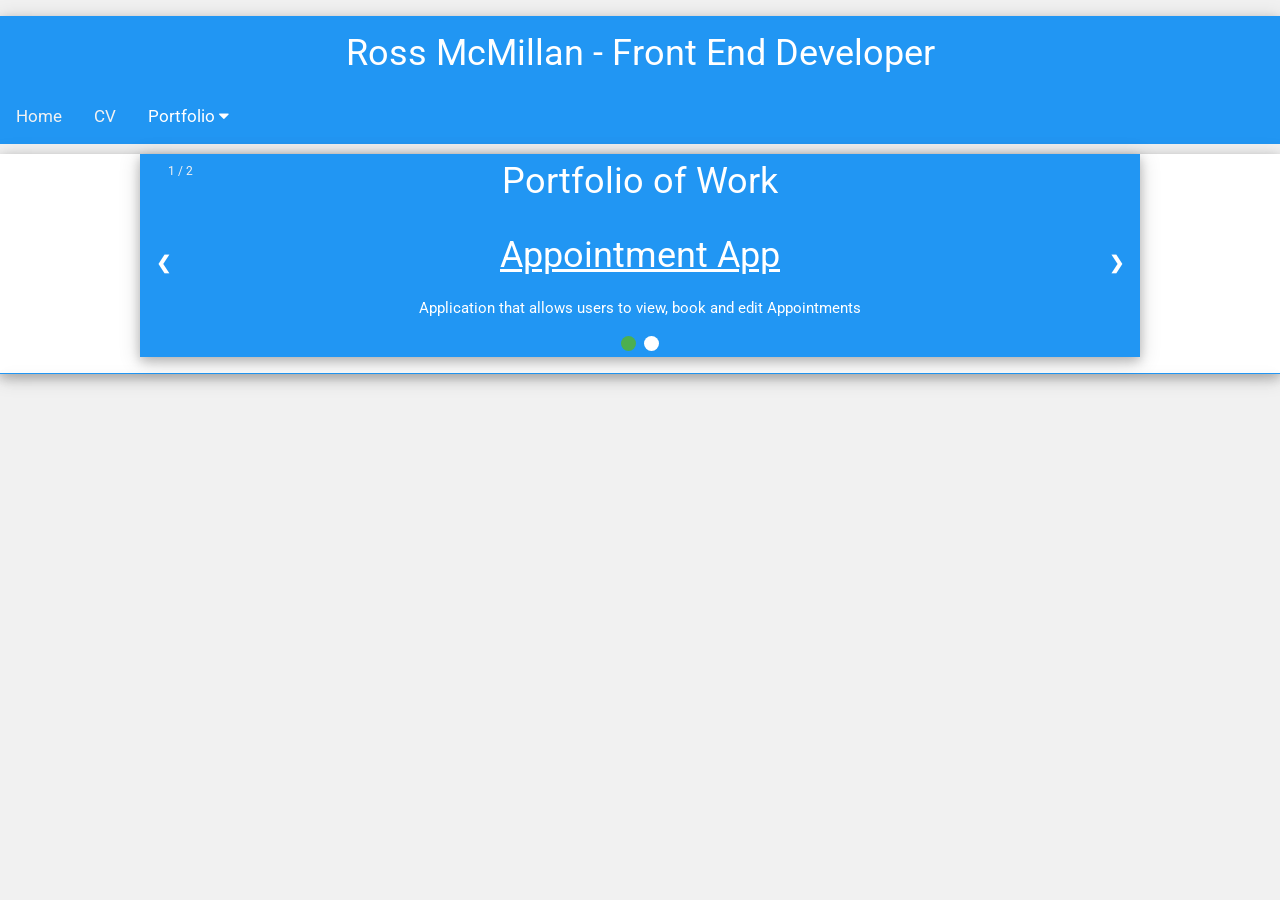
<file: index.html>
<!DOCTYPE html>
<html>
<title>Ross McMillan Portfolio</title>
<meta charset="UTF-8">
<meta name="viewport" content="width=device-width, initial-scale=1">
<link rel="stylesheet" href="https://www.w3schools.com/w3css/4/w3.css">
<link rel='stylesheet' href='https://fonts.googleapis.com/css?family=Roboto'>
<link rel="stylesheet" href="https://cdnjs.cloudflare.com/ajax/libs/font-awesome/4.7.0/css/font-awesome.min.css">
<link rel="stylesheet" href="index.css">
<link rel="stylesheet" href="menu.css">
<script src="menu.js"></script>
<style>
  html,
  body,
  h1,
  h2,
  h3,
  h4,
  h5,
  h6 {
    font-family: "Roboto", sans-serif
  }
</style>

<body class="w3-light-grey">
  <!-- Page Container -->
  <div class="w3-content w3-margin-top" style="max-width:1600px;">
    <div class="w3-content w3-margin-top" style="max-width:1600px;">
      <div class="w3-container w3-blue w3-center w3-margin-top w3-card-4">
          <h1>Ross McMillan - Front End Developer</h1>
      </div>
      <div class="topnav" id=navigationMenu>
          <a href="index.html" >Home</a>
          <a href="cv.html">CV</a>
          <div class="dropdown">
              <button class="dropbtn">Portfolio
                  <i class="fa fa-caret-down"></i>
              </button>
              <div class="dropdown-content">
                  <a href="appointment.html">Appointments App</a>
                  <a href="visualisations.html">Data Visualisation</a>
              </div>
          </div>
          <a href="javascript:void(0);" style="font-size:15px;" class="icon" onclick="menuClick()"><span
                  class=" fa fa-bars"></span></a>
      </div>
    <div class="w3-white w3-text-grey w3-card-4 ">
  


    <div class="slideshow-container w3-card-4 w3-blue ">
      <div class="w3-center"><h1>Portfolio of Work</h1></div>
      

      <div class="mySlides fade w3-container w3-blue w3-center">
        <div class="numbertext">1 / 2</div>
        <a href="appointment.html">
          <h1>Appointment App</h1>
        </a>
        <p>Application that allows users to view, book and edit Appointments</p>
      </div>

     

      <div class="mySlides fade w3-container w3-blue w3-center">
        <div class="numbertext">2 / 2</div>
        <a href="visualisations.html"></ahref><h1>Data Visualisation</h1></a>
      </div>

      <a class="prev" onclick="plusSlides(-1)">&#10094;</a>
      <a class="next" onclick="plusSlides(1)">&#10095;</a>



      <div class="w3-blue" style="text-align:center">
        <span class="dot" onclick="currentSlide(1)"></span>
        <span class="dot" onclick="currentSlide(2)"></span>
      </div>
    </div>

    <div class="w3-container w3-blue w3-center w3-margin-top w3-card-4">

    </div>
    <!-- End Page Container -->
  </div>

  <script>
    var slideIndex = 1;
    showSlides(slideIndex);

    function plusSlides(n) {
      showSlides(slideIndex += n);
    }

    function currentSlide(n) {
      showSlides(slideIndex = n);
    }

    function showSlides(n) {
      var i;
      var slides = document.getElementsByClassName("mySlides");
      var dots = document.getElementsByClassName("dot");
      if (n > slides.length) { slideIndex = 1 }
      if (n < 1) { slideIndex = slides.length }
      for (i = 0; i < slides.length; i++) {
        slides[i].style.display = "none";
      }
      for (i = 0; i < dots.length; i++) {
        dots[i].className = dots[i].className.replace(" active", "");
      }
      slides[slideIndex - 1].style.display = "block";
      dots[slideIndex - 1].className += " active";
    }
  </script>
</body>

</html>
</file>
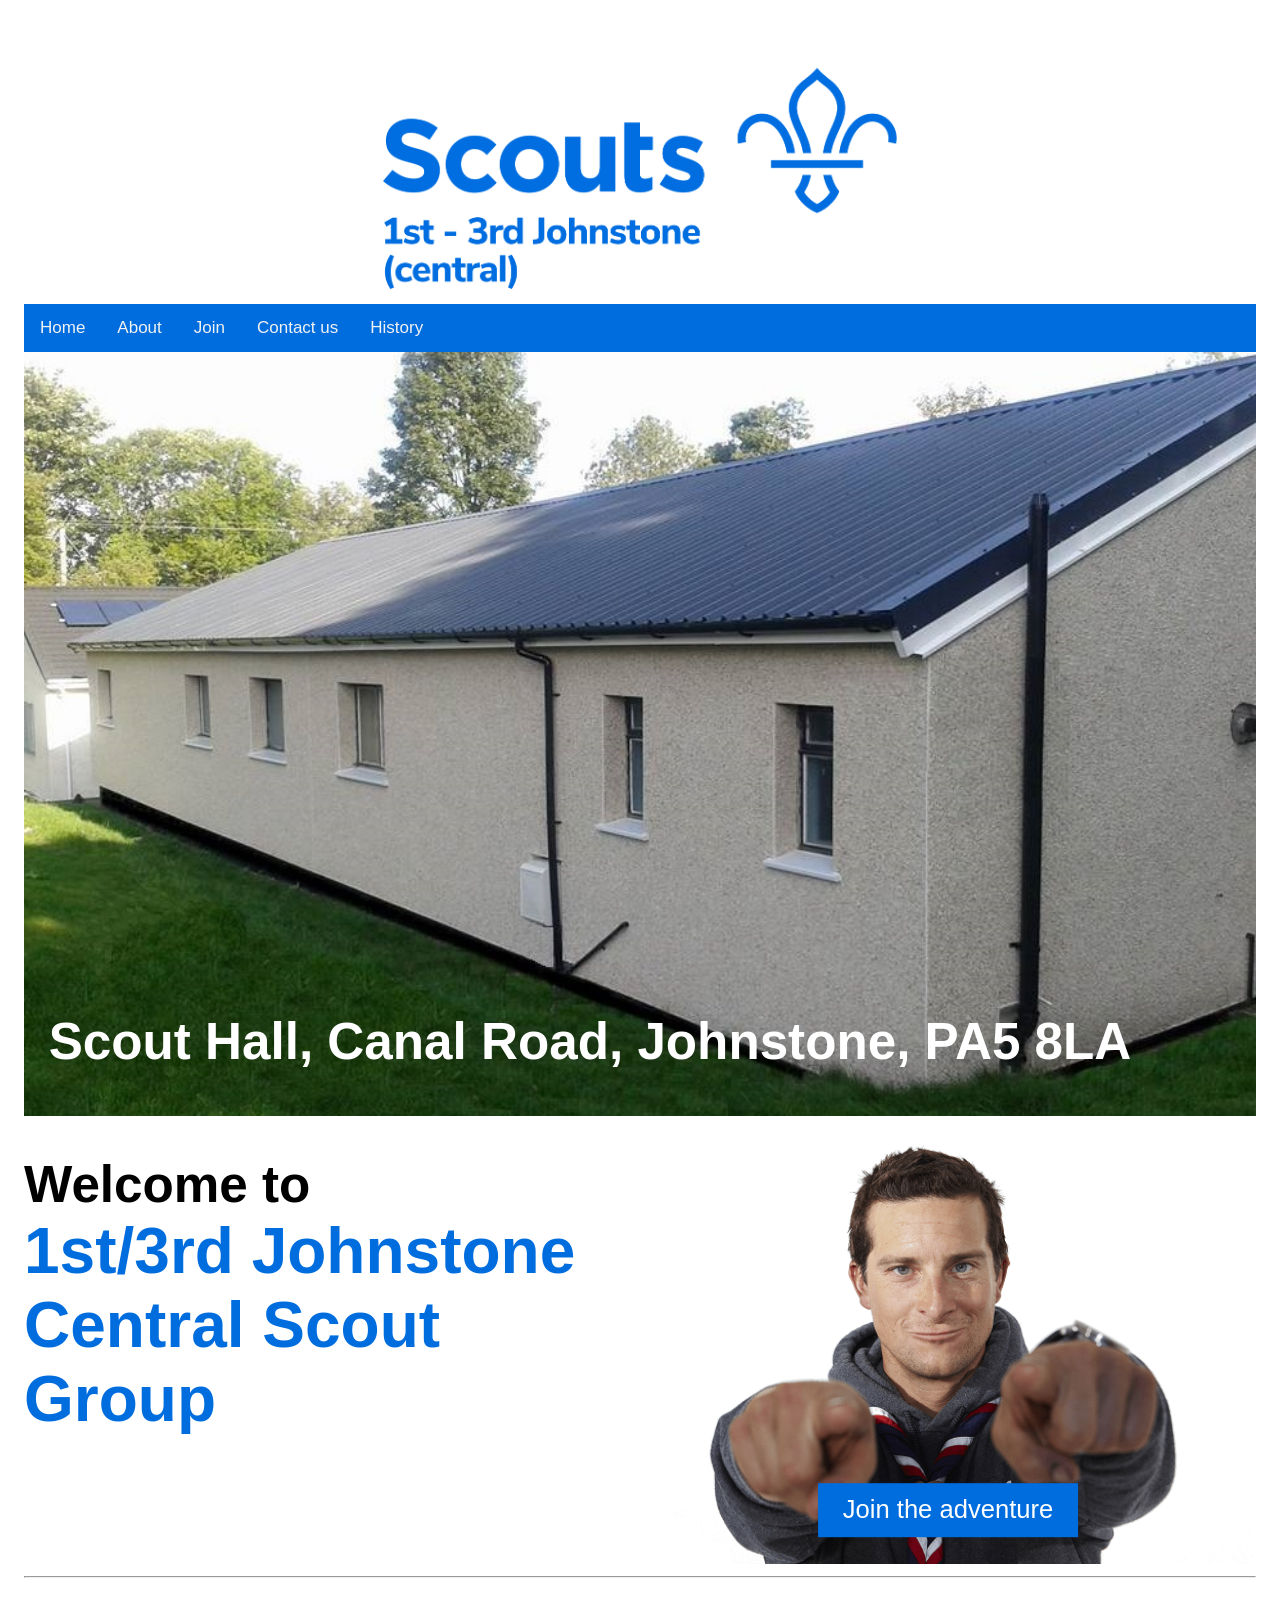
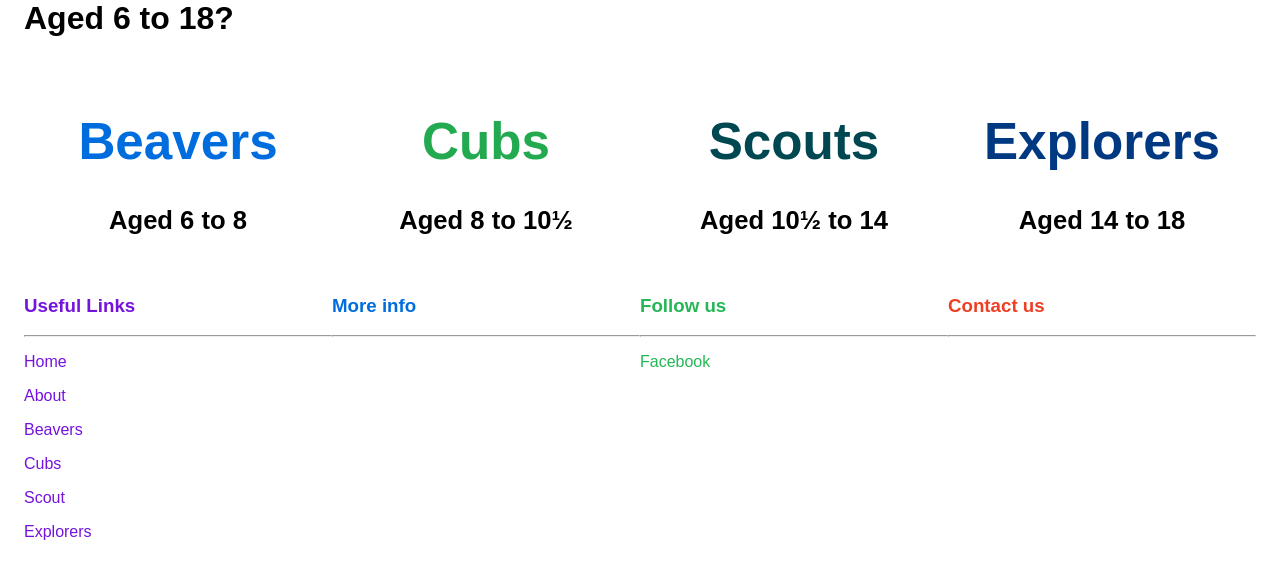
<file: jsg/index.html>
<!doctype html><html lang="en"><head><meta charset="utf-8"/><link rel="icon" href="./logo.png"/><meta name="viewport" content="width=device-width,initial-scale=1"/><meta name="theme-color" content="#000000"/><meta name="description" content="Johnstone Central Central Scout Group"/><link rel="apple-touch-icon" href="./logo.png"/><link rel="manifest" href="./manifest.json"/><title>Johnstone Central Scout Group</title><link href="./static/css/main.def59b90.chunk.css" rel="stylesheet"></head><body><noscript>You need to enable JavaScript to run this app.</noscript> <div class="w3-content w3-margin-top" style="max-width:1600px;">
<div id="root"></div><script>!function(e){function t(t){for(var n,l,f=t[0],i=t[1],a=t[2],c=0,s=[];c<f.length;c++)l=f[c],Object.prototype.hasOwnProperty.call(o,l)&&o[l]&&s.push(o[l][0]),o[l]=0;for(n in i)Object.prototype.hasOwnProperty.call(i,n)&&(e[n]=i[n]);for(p&&p(t);s.length;)s.shift()();return u.push.apply(u,a||[]),r()}function r(){for(var e,t=0;t<u.length;t++){for(var r=u[t],n=!0,f=1;f<r.length;f++){var i=r[f];0!==o[i]&&(n=!1)}n&&(u.splice(t--,1),e=l(l.s=r[0]))}return e}var n={},o={1:0},u=[];function l(t){if(n[t])return n[t].exports;var r=n[t]={i:t,l:!1,exports:{}};return e[t].call(r.exports,r,r.exports,l),r.l=!0,r.exports}l.m=e,l.c=n,l.d=function(e,t,r){l.o(e,t)||Object.defineProperty(e,t,{enumerable:!0,get:r})},l.r=function(e){"undefined"!=typeof Symbol&&Symbol.toStringTag&&Object.defineProperty(e,Symbol.toStringTag,{value:"Module"}),Object.defineProperty(e,"__esModule",{value:!0})},l.t=function(e,t){if(1&t&&(e=l(e)),8&t)return e;if(4&t&&"object"==typeof e&&e&&e.__esModule)return e;var r=Object.create(null);if(l.r(r),Object.defineProperty(r,"default",{enumerable:!0,value:e}),2&t&&"string"!=typeof e)for(var n in e)l.d(r,n,function(t){return e[t]}.bind(null,n));return r},l.n=function(e){var t=e&&e.__esModule?function(){return e.default}:function(){return e};return l.d(t,"a",t),t},l.o=function(e,t){return Object.prototype.hasOwnProperty.call(e,t)},l.p="./";var f=this.webpackJsonpjohnstone=this.webpackJsonpjohnstone||[],i=f.push.bind(f);f.push=t,f=f.slice();for(var a=0;a<f.length;a++)t(f[a]);var p=i;r()}([])</script><script src="./static/js/2.ecb0ea6c.chunk.js"></script><script src="./static/js/main.47a86afe.chunk.js"></script></body></html>
</file>
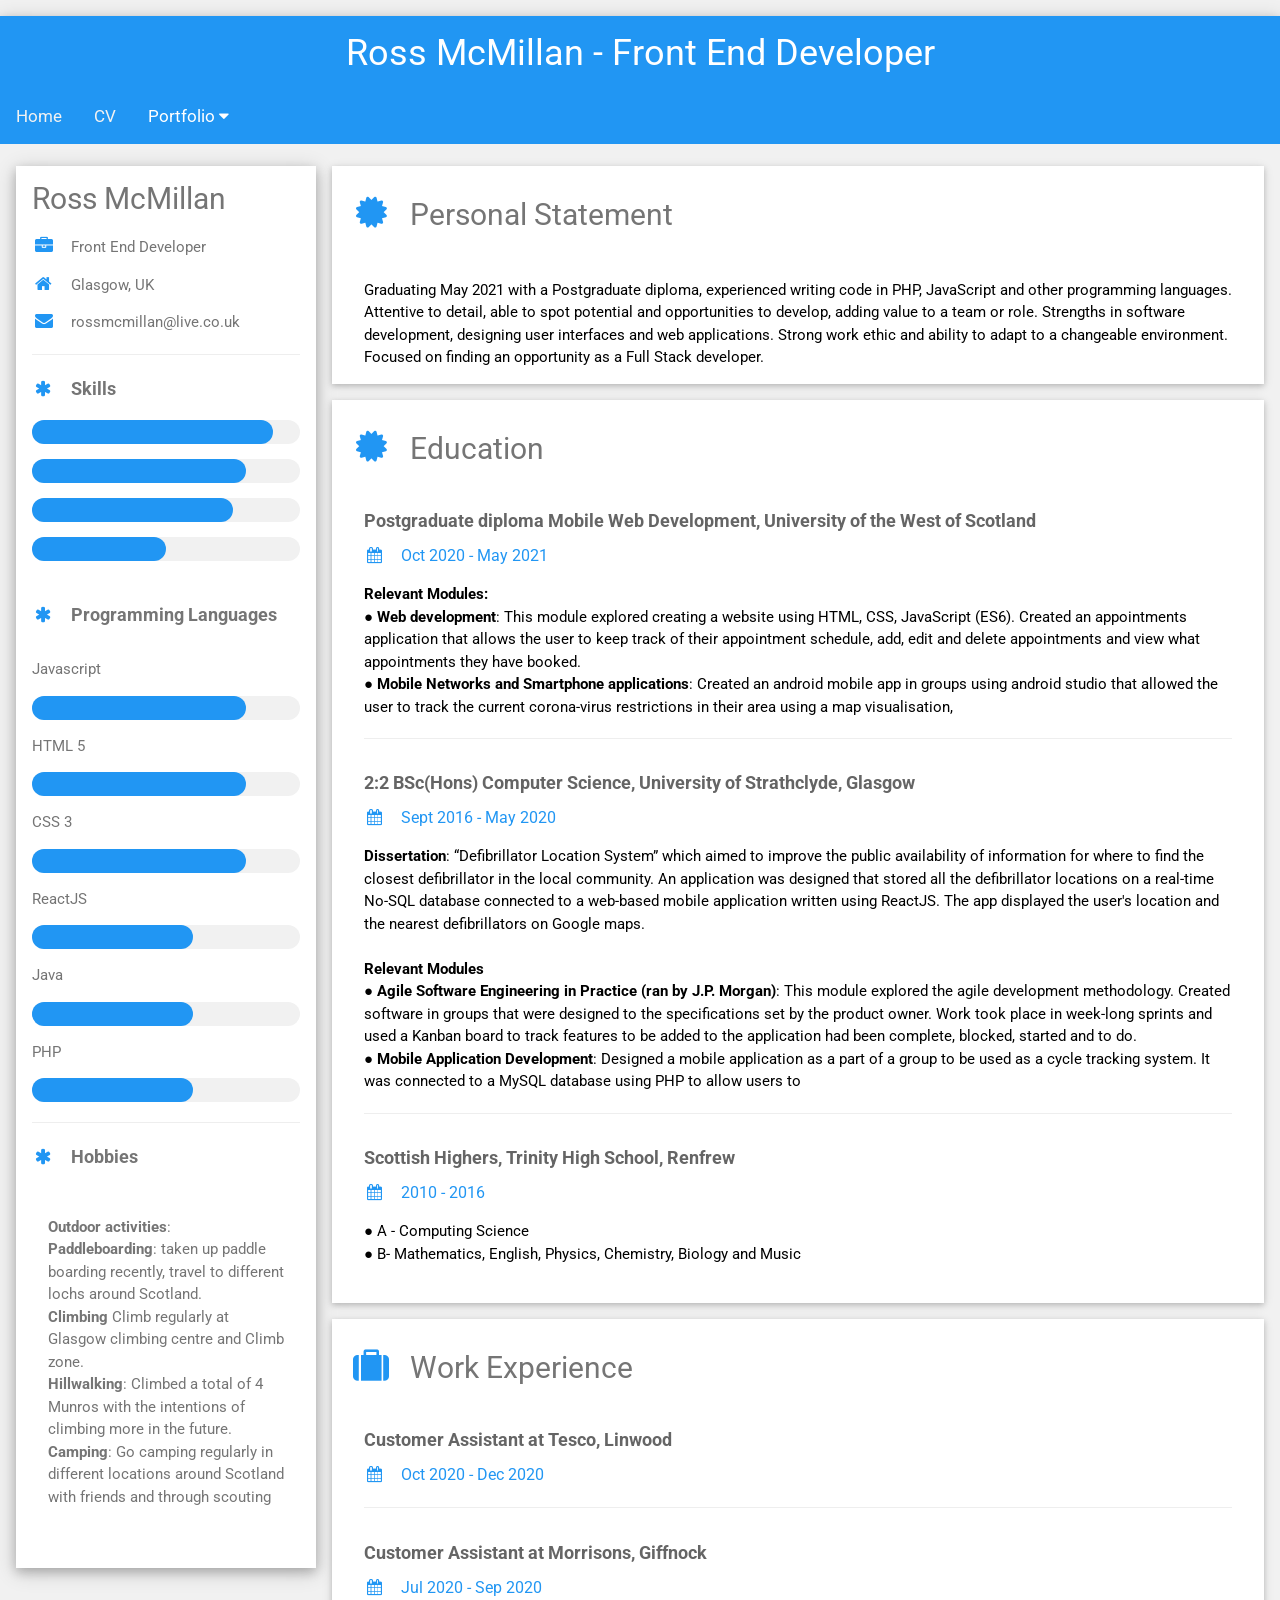
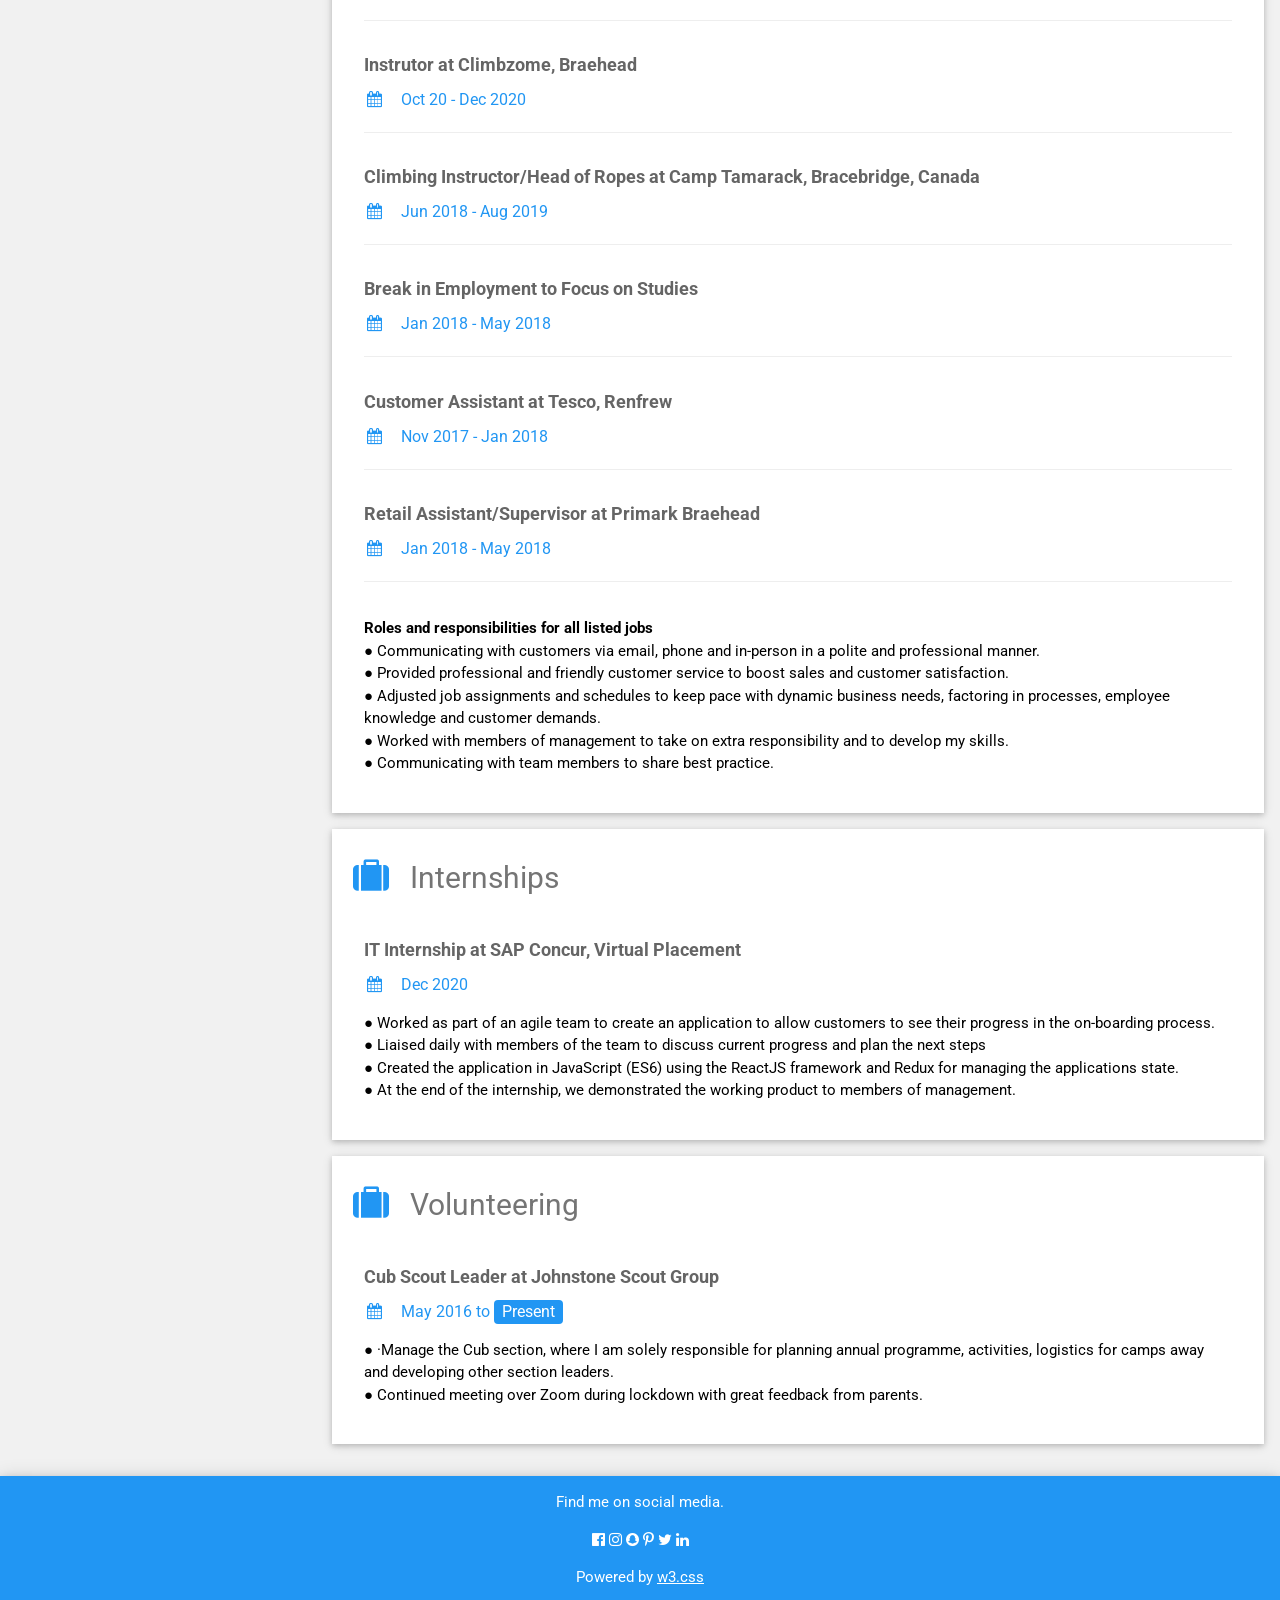
<file: cv.html>
<!DOCTYPE html>
<html lang="en">
<title>Ross McMillan Portfolio</title>
<meta charset="UTF-8">
<meta name="viewport" content="width=device-width, initial-scale=1">
<link rel="stylesheet" href="https://www.w3schools.com/w3css/4/w3.css">
<link rel='stylesheet' href='https://fonts.googleapis.com/css?family=Roboto'>
<link rel="stylesheet" href="https://cdnjs.cloudflare.com/ajax/libs/font-awesome/4.7.0/css/font-awesome.min.css">
<link rel="stylesheet" href="menu.css"><script src="menu.js"></script>

<style>
    html,
    body,
    h1,
    h2,
    h3,
    h4,
    h5,
    h6 {
        font-family: "Roboto", sans-serif
    }
</style>

<body class="w3-light-grey">


    <!-- Page Container -->
    <div class="w3-content w3-margin-top" style="max-width:1600px;">

        <div class="w3-content w3-margin-top" style="max-width:1600px;">
            <div class="w3-container w3-blue w3-center w3-margin-top w3-card-4">
                <h1>Ross McMillan - Front End Developer</h1>
            </div>
            <div class="topnav" id=navigationMenu>
                <a href="index.html">Home</a>
                <a href="cv.html">CV</a>
                <div class="dropdown">
                    <button class="dropbtn">Portfolio
                        <i class="fa fa-caret-down"></i>
                    </button>
                    <div class="dropdown-content">
                        <a href="appointment.html">Appointments App</a>
                        <a href="visualisations.html">Data Visualisation</a>
                    </div>
                </div>
                <a href="javascript:void(0);" style="font-size:15px;" class="icon" onclick="menuClick()"><span
                        class=" fa fa-bars"></span></a>
            </div>
        <br>

        <!-- The Grid -->
        <div class="w3-row-padding">

            <!-- Left Column -->
            <div class="w3-quarter">
                <div class="w3-white w3-text-grey w3-card-4 w3-margin-bottom">
                    <div class="w3-container">
                        <h2>Ross McMillan</h2>
                        <p><i class="fa fa-briefcase fa-fw w3-margin-right w3-large w3-text-blue"></i>Front End
                            Developer</p>
                        <p><i class="fa fa-home fa-fw w3-margin-right w3-large w3-text-blue"></i>Glasgow, UK</p>
                        <p><i
                                class="fa fa-envelope fa-fw w3-margin-right w3-large w3-text-blue"></i>rossmcmillan@live.co.uk
                        </p>
                        <hr>

                        <p class="w3-large"><b><i
                                    class="fa fa-asterisk fa-fw w3-margin-right w3-text-blue"></i>Skills</b></p>
                        <p></p>
                        <div class="w3-light-grey w3-round-xlarge w3-small">
                            <div class="w3-container w3-center w3-round-xlarge w3-blue" style="height:24px;width:90%">
                            </div>
                        </div>
                        <p></p>
                        <div class="w3-light-grey w3-round-xlarge w3-small">
                            <div class="w3-container w3-center w3-round-xlarge w3-blue" style="height:24px;width:80%">
                                <div class="w3-center w3-text-white"></div>
                            </div>
                        </div>
                        <p></p>
                        <div class="w3-light-grey w3-round-xlarge w3-small">
                            <div class="w3-container w3-center w3-round-xlarge w3-blue" style="height:24px;width:75%">
                            </div>
                        </div>
                        <p></p>
                        <div class="w3-light-grey w3-round-xlarge w3-small">
                            <div class="w3-container w3-center w3-round-xlarge w3-blue" style="height:24px;width:50%">
                            </div>
                        </div>
                        <br>

                        <p class="w3-large w3-text-theme"><b><i
                                    class="fa fa-asterisk fa-fw w3-margin-right w3-text-blue w3-margin-bottom"></i>Programming
                                Languages</b></p>
                        <p>Javascript</p>
                        <div class="w3-light-grey w3-round-xlarge">
                            <div class="w3-round-xlarge w3-blue" style="height:24px;width:80%"></div>
                        </div>
                        <p>HTML 5</p>
                        <div class="w3-light-grey w3-round-xlarge">
                            <div class="w3-round-xlarge w3-blue" style="height:24px;width:80%"></div>
                        </div>
                        <p>CSS 3</p>
                        <div class="w3-light-grey w3-round-xlarge">
                            <div class="w3-round-xlarge w3-blue" style="height:24px;width:80%"></div>
                        </div>
                        <p>ReactJS</p>
                        <div class="w3-light-grey w3-round-xlarge">
                            <div class="w3-round-xlarge w3-blue" style="height:24px;width:60%"></div>
                        </div>
                        <p>Java</p>
                        <div class="w3-light-grey w3-round-xlarge">
                            <div class="w3-round-xlarge w3-blue" style="height:24px;width:60%"></div>
                        </div>
                        <p>PHP</p>
                        <div class="w3-light-grey w3-round-xlarge">
                            <div class="w3-round-xlarge w3-blue" style="height:24px;width:60%"></div>
                        </div>

                        <hr>
                        <p class="w3-large w3-text-theme"><b><i
                                    class="fa fa-asterisk fa-fw w3-margin-right w3-text-blue w3-margin-bottom"></i>Hobbies</b>
                        </p>
                        <div class="w3-container">

                            <p><b>Outdoor activities</b>:<br>
                                <b>Paddleboarding</b>: taken up paddle boarding recently, travel to different lochs
                                around Scotland. <br> <b>Climbing</b> Climb regularly at Glasgow climbing centre and
                                Climb zone.<br><b> Hillwalking</b>: Climbed a total of 4 Munros with the intentions of
                                climbing more in the future. <br><b>Camping</b>: Go camping regularly in different
                                locations around Scotland with friends and through scouting
                            </p>
                            <br>
                        </div>


                    </div>
                    <br>
                </div>

                <!-- End Left Column -->
            </div>

            <!-- Right Column -->
            <div class="w3-threequarter">
                <div class="w3-container w3-card w3-white w3-margin-bottom">
                    <h2 class="w3-text-grey w3-padding-16"><i
                            class="fa fa-certificate fa-fw w3-margin-right w3-xxlarge w3-text-blue"></i>Personal
                        Statement</h2>
                    <div class="w3-container">
                        <p>Graduating May 2021 with a Postgraduate diploma, experienced writing code in PHP, JavaScript
                            and other programming languages. Attentive to detail, able to spot potential and
                            opportunities to develop, adding value to a team or role. Strengths in software development,
                            designing user interfaces and web applications. Strong work ethic and ability to adapt to a
                            changeable environment. Focused on finding an opportunity as a Full Stack developer.</p>
                    </div>
                </div>

                <div class="w3-container w3-card w3-white w3-margin-bottom">
                    <h2 class="w3-text-grey w3-padding-16"><i
                            class="fa fa-certificate fa-fw w3-margin-right w3-xxlarge w3-text-blue"></i>Education</h2>
                    <div class="w3-container">
                        <h5 class="w3-opacity"><b>Postgraduate diploma Mobile Web Development, University of the West of
                                Scotland</b></h5>
                        <h6 class="w3-text-blue"><i class="fa fa-calendar fa-fw w3-margin-right"></i>Oct 2020 - May 2021
                        </h6>
                        <p><b>Relevant Modules:</b><br>
                            ● <b>Web development</b>: This module explored creating a website using HTML, CSS,
                            JavaScript (ES6). Created an appointments application that allows the user to keep track of
                            their appointment schedule, add, edit and delete appointments and view what appointments
                            they have booked.<br>
                            ● <b>Mobile Networks and Smartphone applications</b>: Created an android mobile app in
                            groups using android studio that allowed the user to track the current corona-virus
                            restrictions in their area using a map visualisation,</p>
                        <hr>
                    </div>
                    <div class="w3-container">
                        <h5 class="w3-opacity"><b>2:2 BSc(Hons) Computer Science, University of Strathclyde, Glasgow</b>
                        </h5>
                        <h6 class="w3-text-blue"><i class="fa fa-calendar fa-fw w3-margin-right"></i>Sept 2016 - May
                            2020</h6>
                        <p><b>Dissertation</b>: “Defibrillator Location System” which aimed to improve the public
                            availability of information for where to find the closest defibrillator in the local
                            community. An application was designed that stored all the defibrillator locations on a
                            real-time No-SQL database connected to a web-based mobile application written using ReactJS.
                            The app displayed the user's location and the nearest defibrillators on Google maps.<br>
                            <br><b>Relevant Modules</b><br>
                            ● <b>Agile Software Engineering in Practice (ran by J.P. Morgan)</b>: This module explored
                            the agile development methodology. Created software in groups that were designed to the
                            specifications set by the product owner. Work took place in week-long sprints and used a
                            Kanban board to track features to be added to the application had been complete, blocked,
                            started and to do.<br>
                            ● <b>Mobile Application Development</b>: Designed a mobile application as a part of a group
                            to be used as a cycle tracking system. It was connected to a MySQL database using PHP to
                            allow users to
                        </p>
                        <hr>
                    </div>
                    <div class="w3-container">
                        <h5 class="w3-opacity"><b>Scottish Highers, Trinity High School, Renfrew</b></h5>
                        <h6 class="w3-text-blue"><i class="fa fa-calendar fa-fw w3-margin-right"></i>2010 - 2016</h6>
                        <p>● A - Computing Science<br>
                            ● B- Mathematics, English, Physics, Chemistry, Biology and Music</p><br>
                    </div>
                </div>

                <div class="w3-container w3-card w3-white w3-margin-bottom">
                    <h2 class="w3-text-grey w3-padding-16"><i
                            class="fa fa-suitcase fa-fw w3-margin-right w3-xxlarge w3-text-blue"></i>Work Experience
                    </h2>
                    <div class="w3-container">
                        <h5 class="w3-opacity"><b>Customer Assistant at Tesco, Linwood</b></h5>
                        <h6 class="w3-text-blue"><i class="fa fa-calendar fa-fw w3-margin-right"></i>Oct 2020 - Dec 2020
                        </h6>
                        <p></p>
                        <hr>
                    </div>
                    <div class="w3-container">
                        <h5 class="w3-opacity"><b>Customer Assistant at Morrisons, Giffnock</b></h5>
                        <h6 class="w3-text-blue"><i class="fa fa-calendar fa-fw w3-margin-right"></i>Jul 2020 - Sep 2020
                        </h6>
                        <p></p>
                        <hr>
                    </div>
                    <div class="w3-container">
                        <h5 class="w3-opacity"><b>Instrutor at Climbzome, Braehead</b></h5>
                        <h6 class="w3-text-blue"><i class="fa fa-calendar fa-fw w3-margin-right"></i>Oct 20 - Dec 2020
                        </h6>
                        <p></p>
                        <hr>
                    </div>
                    <div class="w3-container">
                        <h5 class="w3-opacity"><b>Climbing Instructor/Head of Ropes at Camp Tamarack, Bracebridge,
                                Canada</b></h5>
                        <h6 class="w3-text-blue"><i class="fa fa-calendar fa-fw w3-margin-right"></i>Jun 2018 - Aug 2019
                        </h6>
                        <p></p>
                        <hr>
                    </div>
                    <div class="w3-container">
                        <h5 class="w3-opacity"><b>Break in Employment to Focus on Studies</b></h5>
                        <h6 class="w3-text-blue"><i class="fa fa-calendar fa-fw w3-margin-right"></i>Jan 2018 - May 2018
                        </h6>
                        <p></p>
                        <hr>
                    </div>
                    <div class="w3-container">
                        <h5 class="w3-opacity"><b>Customer Assistant at Tesco, Renfrew</b></h5>
                        <h6 class="w3-text-blue"><i class="fa fa-calendar fa-fw w3-margin-right"></i>Nov 2017 - Jan 2018
                        </h6>
                        <p></p>
                        <hr>
                    </div>
                    <div class="w3-container">
                        <h5 class="w3-opacity"><b>Retail Assistant/Supervisor at Primark Braehead</b></h5>
                        <h6 class="w3-text-blue"><i class="fa fa-calendar fa-fw w3-margin-right"></i>Jan 2018 - May 2018
                        </h6>
                        <p></p>
                        <hr>
                    </div>
                    <div class="w3-container">
                        <p><b>Roles and responsibilities for all listed jobs</b><br>
                            ● Communicating with customers via email, phone and in-person in a polite and professional
                            manner.<br>
                            ● Provided professional and friendly customer service to boost sales and customer
                            satisfaction.<br>
                            ● Adjusted job assignments and schedules to keep pace with dynamic business needs, factoring
                            in processes, employee knowledge and customer demands.<br>
                            ● Worked with members of management to take on extra responsibility and to develop my
                            skills.<br>
                            ● Communicating with team members to share best practice.</p><br>

                    </div>

                </div>

                <div class="w3-container w3-card w3-white w3-margin-bottom">
                    <h2 class="w3-text-grey w3-padding-16"><i
                            class="fa fa-suitcase fa-fw w3-margin-right w3-xxlarge w3-text-blue"></i>Internships</h2>
                    <div class="w3-container">
                        <h5 class="w3-opacity"><b>IT Internship at SAP Concur, Virtual Placement</b></h5>
                        <h6 class="w3-text-blue"><i class="fa fa-calendar fa-fw w3-margin-right"></i>Dec 2020</h6>
                        <p>● Worked as part of an agile team to create an application to allow customers to see their
                            progress in the on-boarding process.<br>
                            ● Liaised daily with members of the team to discuss current progress and plan the next
                            steps<br>
                            ● Created the application in JavaScript (ES6) using the ReactJS framework and Redux for
                            managing the applications state.<br>
                            ● At the end of the internship, we demonstrated the working product to members of
                            management. </p><br>
                    </div>
                </div>
                <div class="w3-container w3-card w3-white w3-margin-bottom">
                    <h2 class="w3-text-grey w3-padding-16"><i
                            class="fa fa-suitcase fa-fw w3-margin-right w3-xxlarge w3-text-blue"></i>Volunteering</h2>
                    <div class="w3-container">
                        <h5 class="w3-opacity"><b>Cub Scout Leader at Johnstone Scout Group</b></h5>
                        <h6 class="w3-text-blue"><i class="fa fa-calendar fa-fw w3-margin-right"></i>May 2016 to <span
                                class="w3-tag w3-blue w3-round">Present</span></h6>
                        <p>● ·Manage the Cub section, where I am solely responsible for planning annual programme,
                            activities, logistics for camps away and developing other section leaders.<br>
                            ● Continued meeting over Zoom during lockdown with great feedback from parents. </p><br>
                    </div>
                </div>

                <!-- End Right Column -->
            </div>

            <!-- End Grid -->
        </div>
        <div class="w3-container w3-blue w3-center w3-margin-top w3-card-4">
            <p>Find me on social media.</p>
            <i class="fa fa-facebook-official w3-hover-opacity"></i>
            <i class="fa fa-instagram w3-hover-opacity"></i>
            <i class="fa fa-snapchat w3-hover-opacity"></i>
            <i class="fa fa-pinterest-p w3-hover-opacity"></i>
            <i class="fa fa-twitter w3-hover-opacity"></i>
            <i class="fa fa-linkedin w3-hover-opacity"></i>
            <p>Powered by <a href="https://www.w3schools.com/w3css/default.asp" target="_blank">w3.css</a></p>
        </div>
        <!-- End Page Container -->
    </div>
</body>
</html>
</file>
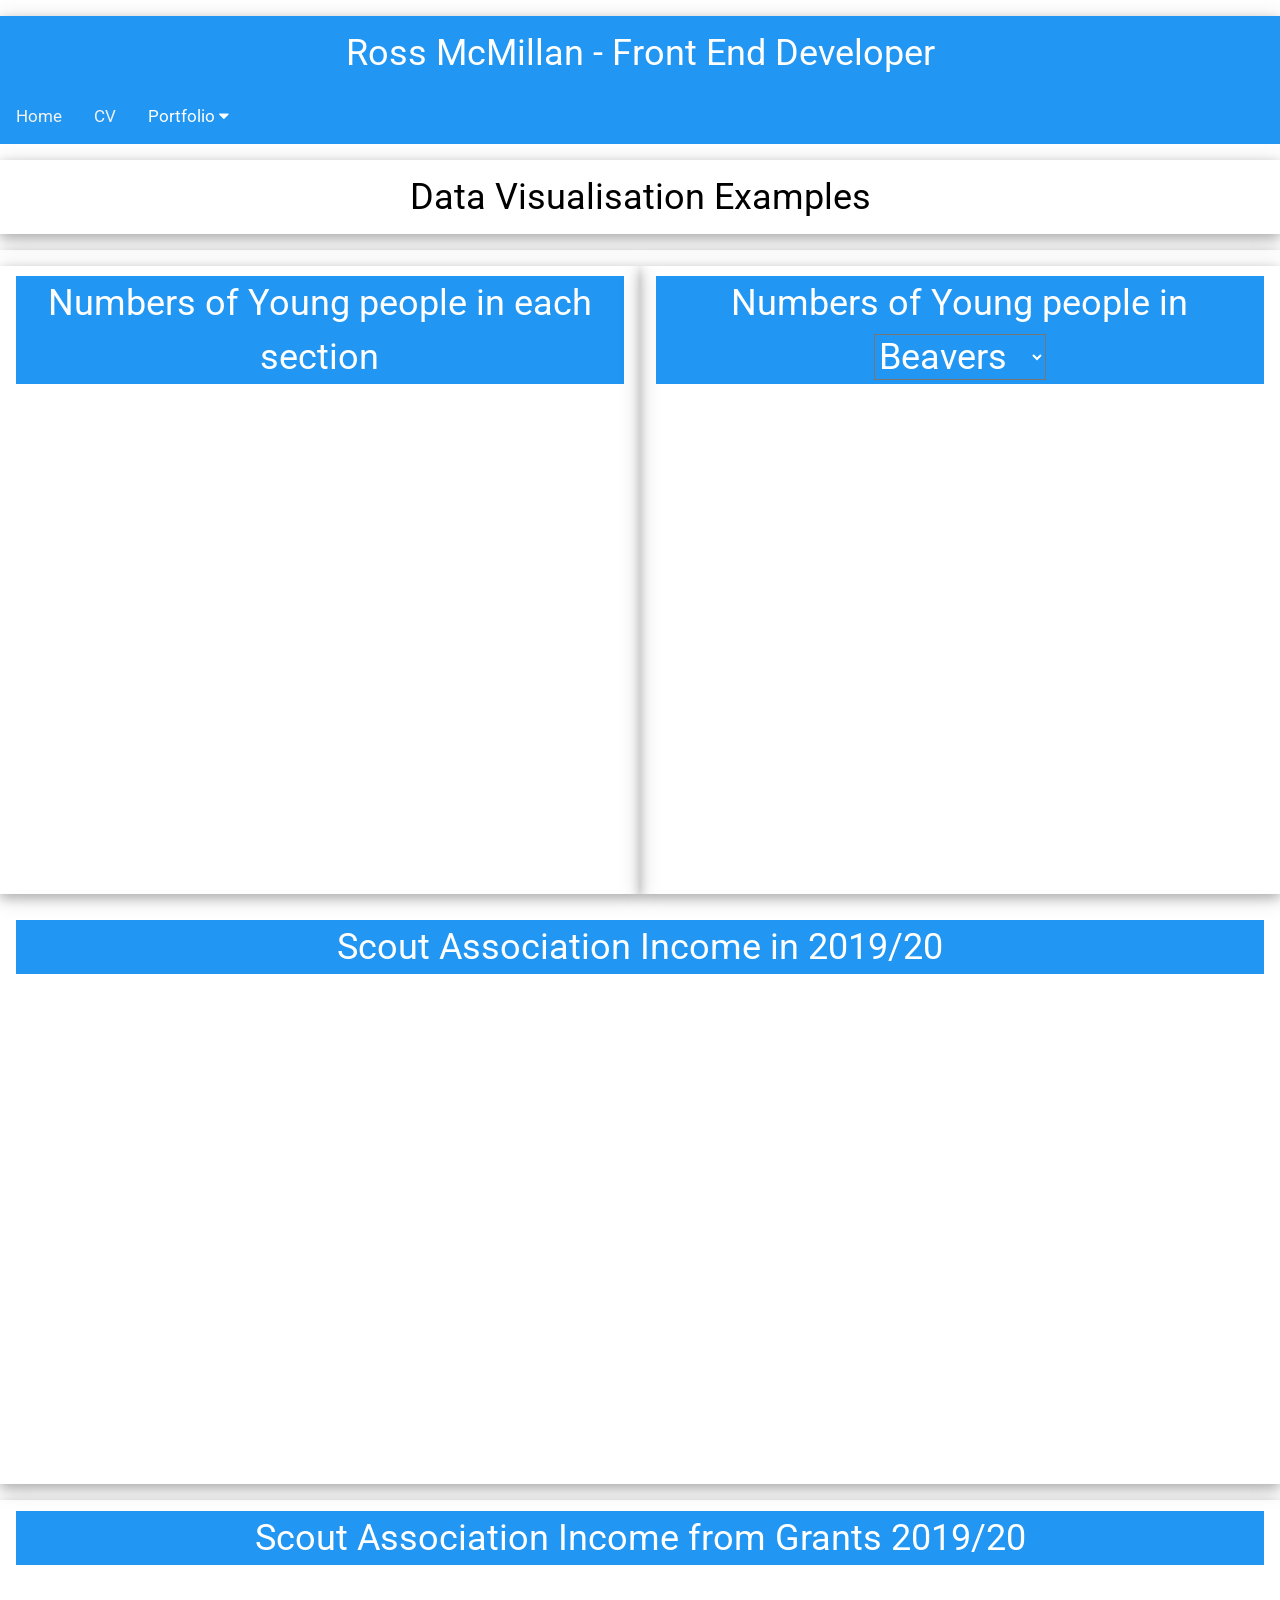
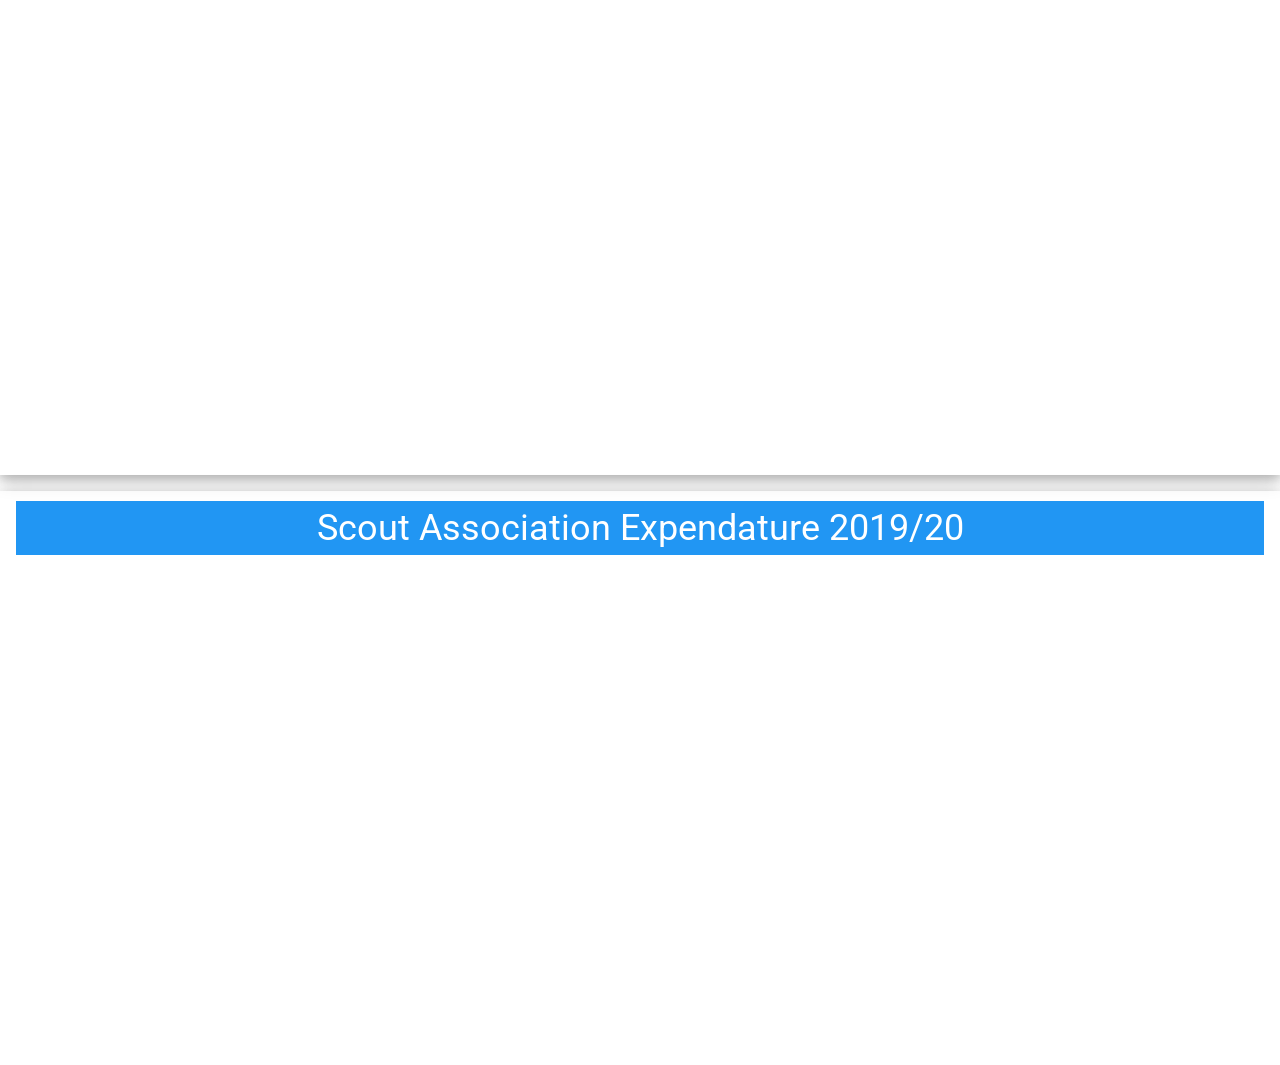
<file: visualisations.html>
<!DOCTYPE html>
<html>
<title>Data Visualisations</title>
<meta charset="UTF-8">
<meta name="viewport" content="width=device-width, initial-scale=1">
<link rel="stylesheet" href="https://www.w3schools.com/w3css/4/w3.css">
<link rel='stylesheet' href='https://fonts.googleapis.com/css?family=Roboto'>
<link rel="stylesheet" href="https://cdnjs.cloudflare.com/ajax/libs/font-awesome/4.7.0/css/font-awesome.min.css">
<link rel="stylesheet" href="index.css">
<link rel="stylesheet" href="menu.css">

<script src="https://cdn.amcharts.com/lib/4/core.js"></script>
<script src="https://cdn.amcharts.com/lib/4/charts.js"></script>
<script src="https://cdn.amcharts.com/lib/4/themes/material.js"></script>
<script src="https://cdn.amcharts.com/lib/4/lang/de_DE.js"></script>
<script src="https://cdn.amcharts.com/lib/4/geodata/germanyLow.js"></script>
<script src="https://cdn.amcharts.com/lib/4/fonts/notosans-sc.js"></script>
<script src="https://cdn.amcharts.com/lib/4/themes/animated.js"></script>
<script src="menu.js"></script>
<style>
    #chartdiv {
    width: 100%;
    height: 500px;
}

#gendiv {
    width: 100%;
    height: 500px;
}

#incomediv {
    width: 100%;
    height: 500px;
}
#grantdiv {
  width: 100%;
  height: 500px;
}
#expdiv {
  width: 100%;
  height: 500px;
}
</style>

<body>
    <div class="w3-content w3-margin-top" style="max-width:1600px;">
        <div class="w3-container w3-blue w3-center w3-margin-top w3-card-4">
            <h1>Ross McMillan - Front End Developer</h1>
        </div>
        <div class="topnav" id=navigationMenu>
            <a href="index.html">Home</a>
            <a href="cv.html">CV</a>
            <div class="dropdown">
                <button class="dropbtn">Portfolio
                    <i class="fa fa-caret-down"></i>
                </button>
                <div class="dropdown-content">
                    <a href="appointment.html">Appointments App</a>
                    <a href="visualisations.html">Data Visualisation</a>
                </div>
            </div>
            <a href="javascript:void(0);" style="font-size:15px;" class="icon" onclick="menuClick()"><span
                    class=" fa fa-bars"></span></a>
        </div>

        <div class="w3-container  w3-center w3-margin-top w3-card-4">
            <h1>Data Visualisation Examples</h1>
        </div>
        <div class="">

            <div class="w3-container w3-margin-bottom w3-center w3-margin-top w3-card-4 w3-half">
                <h1 class="w3-blue">Numbers of Young people in each section</h1>
                <div id="chartdiv"></div>
            </div>

            <div class="w3-container w3-margin-bottom w3-center w3-margin-top w3-card-4 w3-half">
                <h1 id="genderTitle" class="w3-blue">Numbers of Young people in
                    <select id="section" class="section" name="section" onchange="changeSection()">
                        <option value="Beavers">Beavers</option>
                        <option value="Cubs">Cubs</option>
                        <option value="Scouts">Scouts</option>
                        <option value="Explorers">Explorers</option>
                        <option value="Network">Network</option>
                    </select>
                </h1>
                <div class=" " id="gendiv"></div>
            </div>
        
            <div class="w3-container  w3-center w3-margin-top w3-card-4">
                <h1 id="incomeTitle" class="w3-blue">Scout Association Income in 2019/20</h1>
                <div id="incomediv"></div>

            </div>
            <div class="w3-container  w3-center w3-margin-top w3-card-4">
                <h1 id="grantTitle" class="w3-blue">Scout Association Income from Grants 2019/20</h1>
                <div id="grantdiv"></div>

            </div>
            <div class="w3-container  w3-center w3-margin-top w3-card-4">
                <h1 id="expTitle" class="w3-blue">Scout Association Expendature 2019/20</h1>
                <div id="expdiv"></div>

            </div>
        </div>
    </div>

    <!-- Chart code -->
    <script src="visualisations.js"></script>
</body>

</html>
</file>
<file: index.css>
* {box-sizing:border-box}

/* Slideshow container */
.slideshow-container {
  max-width: 1000px;
  position: relative;
  margin: auto;
}

/* Hide the images by default */
.mySlides {
  display: none;
}

/* Next & previous buttons */
.prev, .next {
  cursor: pointer;
  position: absolute;
  top: 50%;
  width: auto;
  margin-top: -22px;
  padding: 16px;
  color: white;
  font-weight: bold;
  font-size: 18px;
  transition: 0.6s ease;
  border-radius: 0 3px 3px 0;
  user-select: none;
}

/* Position the "next button" to the right */
.next {
  right: 0;
  border-radius: 3px 0 0 3px;
}

/* On hover, add a black background color with a little bit see-through */
.prev:hover, .next:hover {
  background-color: rgba(0,0,0,0.8);
}

/* Caption text */
.text {
  color: #f2f2f2;
  font-size: 15px;
  padding: 8px 12px;
  position: absolute;
  bottom: 8px;
  width: 100%;
  text-align: center;
}

/* Number text (1/3 etc) */
.numbertext {
  color: #f2f2f2;
  font-size: 12px;
  padding: 8px 12px;
  position: absolute;
  top: 0;
}

/* The dots/bullets/indicators */
.dot {
  cursor: pointer;
  height: 15px;
  width: 15px;
  margin: 0 2px;
  background-color: #fff;
  border-radius: 50%;
  display: inline-block;
  transition: background-color 0.6s ease;
}

.active, .dot:hover {
  background-color: #717171;
}

/* Fading animation */
.fade {
  -webkit-animation-name: fade;
  -webkit-animation-duration: 1.5s;
  animation-name: fade;
  animation-duration: 1.5s;
}

@-webkit-keyframes fade {
  from {opacity: .4}
  to {opacity: 1}
}

@keyframes fade {
  from {opacity: .4}
  to {opacity: 1}
}
html,
body,
h1,
h2,
h3,
h4,
h5,
h6 {
    font-family: "Roboto", sans-serif
}

#chartdiv {
    width: 100%;
    height: 500px;
}

#gendiv {
    width: 100%;
    height: 500px;
}

#incomediv {
    width: 100%;
    height: 500px;
}
#grantdiv {
  width: 100%;
  height: 500px;
}
#expdiv {
  width: 100%;
  height: 500px;
}
</file>
<file: menu.css>
.topnav {
    background-color: #2196f3;
    overflow: hidden;
}

.topnav a {
    float: left;
    display: block;
    color: #f2f2f2;
    text-align: center;
    padding: 14px 16px;
    text-decoration: none;
    font-size: 17px;
}

.active {
    background-color: #4CAF50;
    color: white;
}

.topnav .icon {
    display: none;
}

.dropdown {
    float: left;
    overflow: hidden;
}

.dropdown .dropbtn {
    font-size: 17px;
    border: none;
    outline: none;
    color: white;
    padding: 14px 16px;
    background-color: inherit;
    font-family: inherit;
    margin: 0;
}

.dropdown-content {
    display: none;
    position: absolute;
    background-color: #f9f9f9;
    min-width: 160px;
    box-shadow: 0px 8px 16px 0px rgba(0, 0, 0, 0.2);
    z-index: 1;
}

.dropdown-content a {
    float: none;
    color: black;
    padding: 12px 16px;
    text-decoration: none;
    display: block;
    text-align: left;
}

.topnav a:hover,
.dropdown:hover .dropbtn {
    background-color: #555;
    color: white;
}

.dropdown-content a:hover {
    background-color: #2196f3;
    color: white;
}

.dropdown:hover .dropdown-content {
    display: block;
}

@media screen and (max-width: 600px) {

    .topnav a:not(:first-child),
    .dropdown .dropbtn {
        display: none;
    }

    .topnav a.icon {
        float: right;
        display: block;
    }
}

@media screen and (max-width: 600px) {
    .topnav.responsive {
        position: relative;
    }

    .topnav.responsive .icon {
        position: absolute;
        right: 0;
        top: 0;
    }

    .topnav.responsive a {
        float: none;
        display: block;
        text-align: left;
    }

    .topnav.responsive .dropdown {
        float: none;
    }

    .topnav.responsive .dropdown-content {
        position: relative;
    }

    .topnav.responsive .dropdown .dropbtn {
        display: block;
        width: 100%;
        text-align: left;
    }
}
.section{
   background-color: #2196f3;
   color: #fff;
}
</file>
<file: jsg/static/css/main.def59b90.chunk.css>
body{font-family:"Nunito Sans",sans-serif}.overlay{position:absolute;top:0;bottom:0;left:0;right:0;height:auto;width:auto;padding:0;opacity:0;transition:.5s ease;background-color:#006ddf;border-radius:25px}.text{font-size:20px;position:absolute;top:50%;left:50%;transform:translate(-50%,-50%)}.container,.text{color:#fff;text-align:center}.container{position:relative;width:100%}.bottom-left{bottom:8px;left:16px;position:absolute;bottom:2%;left:2%;font-size:2vw;padding:0}a:link,a:visited{color:#fff;text-decoration:none}.grid-container{display:grid}.grid-container--fit{grid-template-columns:repeat(auto-fit,minmax(100px,1fr))}.grid-element,.grid-element-links{padding:20px;position:relative}.grid-element-links{border-radius:25px}.useful-links,useful-links{color:#7413dc;margin:none}useful-links{padding:0}.more-info{position:relative;color:#006ddf;padding:0;margin:0}.follow-us{color:#25b755}.contact-us,.follow-us{border-radius:25px;padding:0;margin:0}.contact-us{color:#ed3f23}.contact-us,.grid-element-welcome{position:relative}.grid-element:hover .overlay{opacity:1}body{padding:1em}.button{position:absolute;bottom:1%;left:50%;transform:translate(-50%,-50%);font-size:2vw;width:auto;background-color:#006ddf;color:#fff;padding:2% 4%;text-align:center;border:none}.button:hover{background-color:#fff;color:#006ddf}.center{display:block;margin-left:auto;margin-right:auto;width:50%}.navbar{overflow:hidden;position:relative;bottom:0;width:100%}.navbar,.navbar button{background-color:#006ddf}.navbar button{float:left;display:block;color:#f2f2f2;text-align:center;padding:14px 16px;text-decoration:none;font-size:17px;border:none}.navbar button:hover{background-color:#ddd;color:#000}.navbar button.active{background-color:#4caf50;color:#fff}.navbar .icon{display:none}@media screen and (max-width:600px){.navbar a:not(:first-child){display:none}.navbar a.icon{float:right;display:block}}@media screen and (max-width:600px){.navbar.responsive .icon{right:0;bottom:0}.navbar.responsive a{float:none;display:block;text-align:left}}
/*# sourceMappingURL=main.def59b90.chunk.css.map */
</file>
